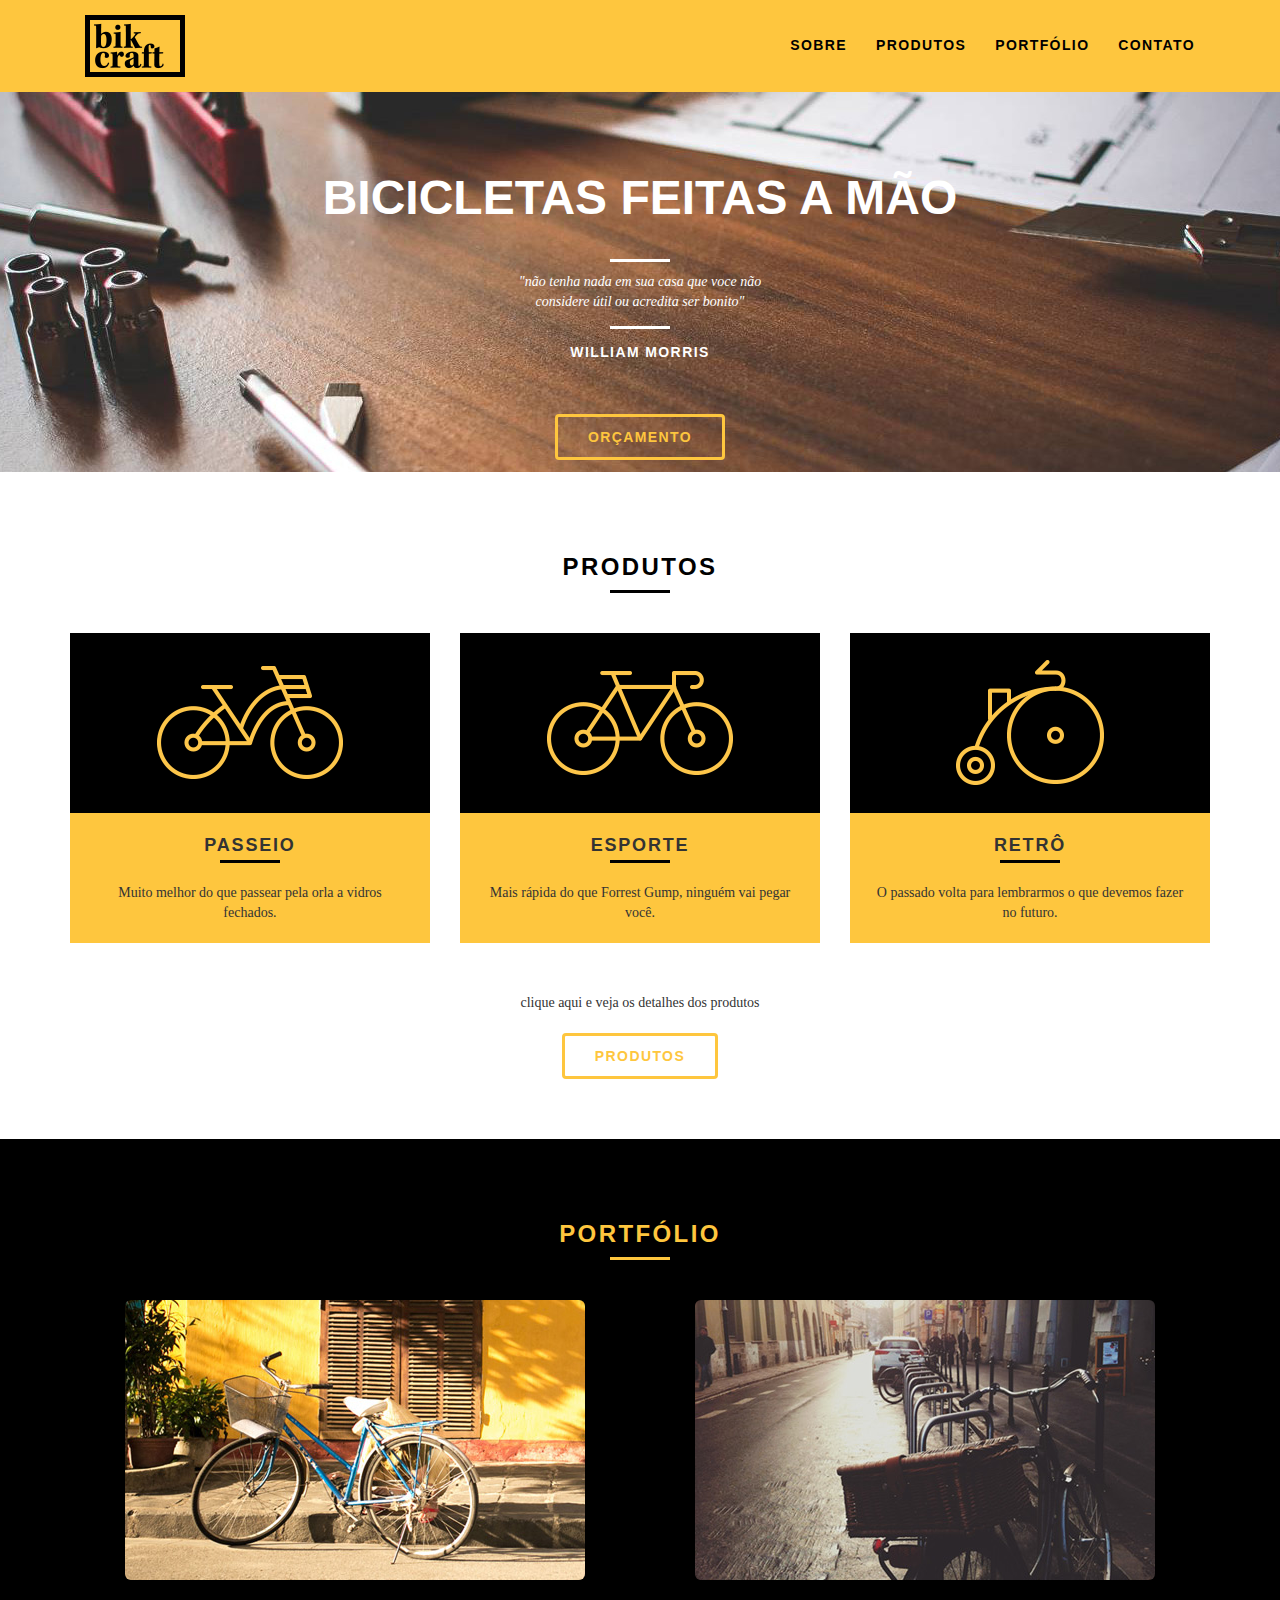
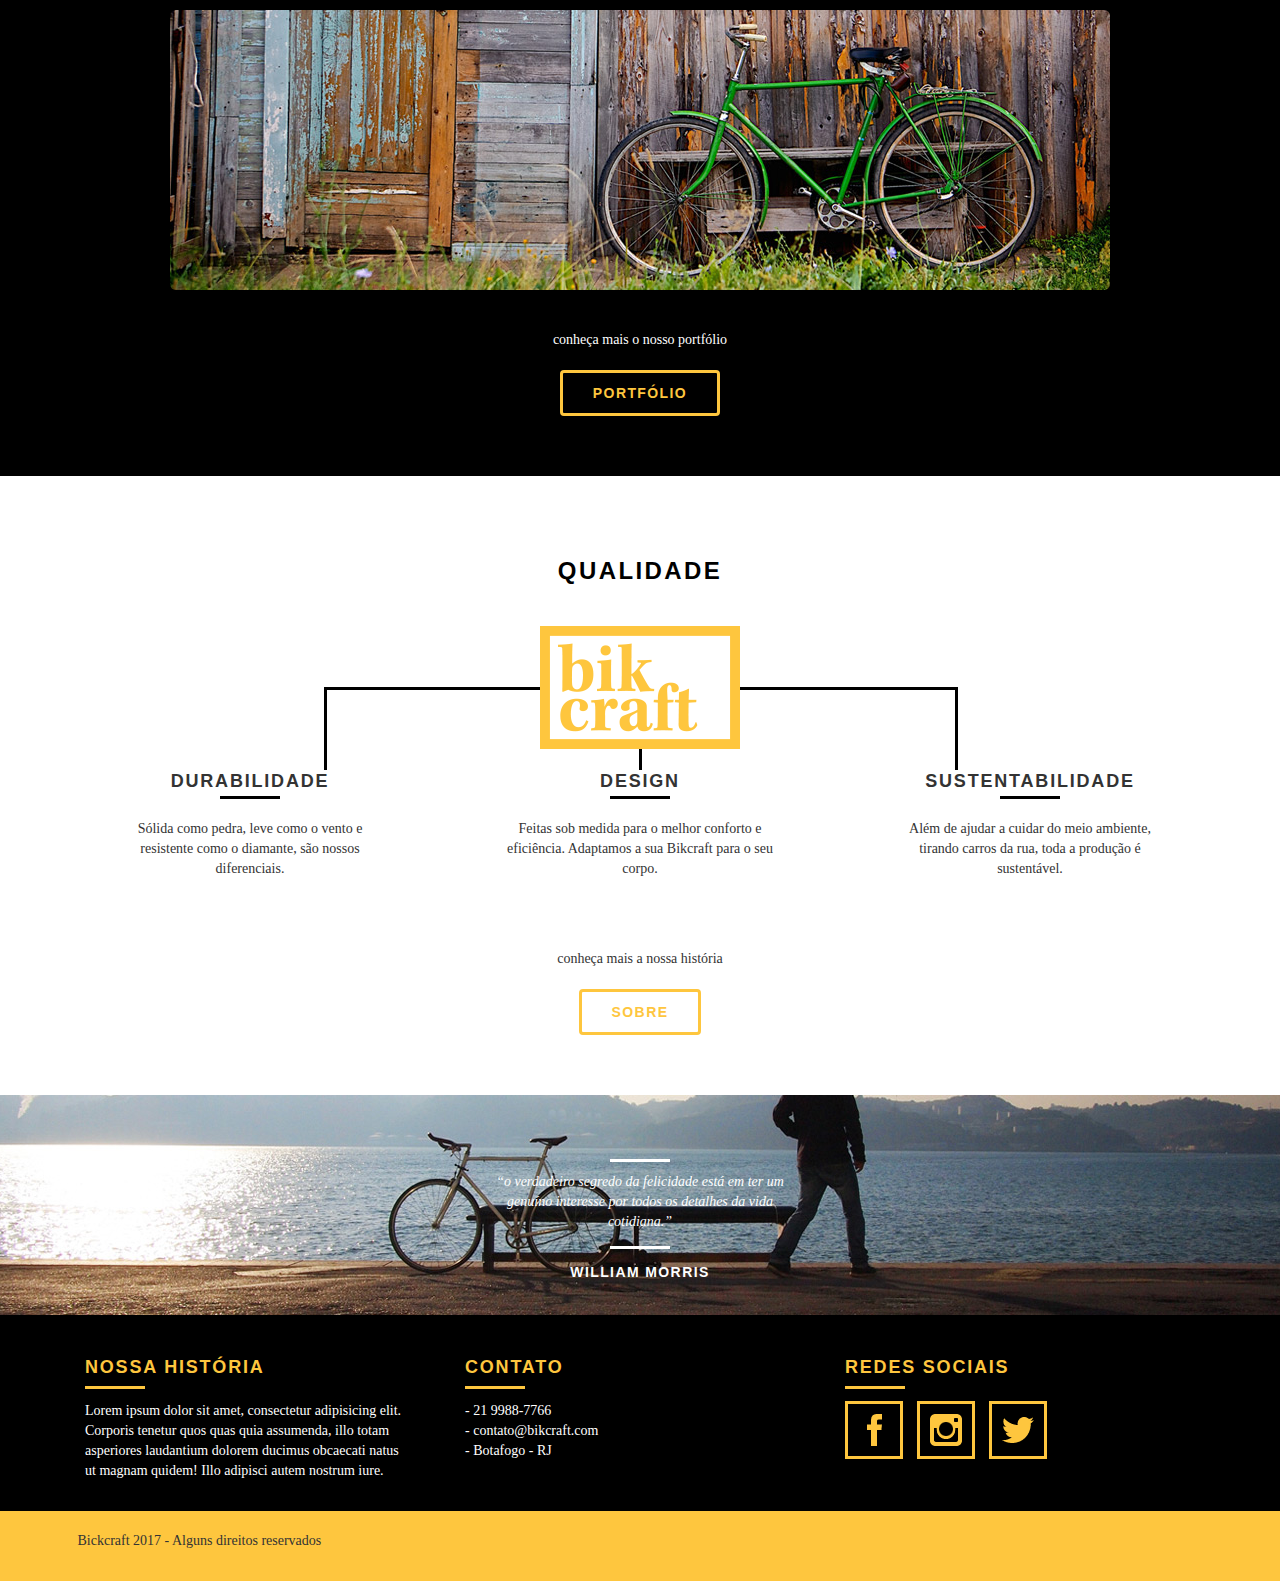
<file: bikcraft/index.html>
<!DOCTYPE html>
<html lang="pt-br">
<head>
	<meta charset="utf-8">
	<meta http-equiv="X-UA-Compatible" content="IE=edge">
    <meta name="viewport" content="width=device-width, initial-scale=1.0">
	<title>bik craft</title>
	<link rel="shortcut icon" href="favicon.ico">
	<link rel="stylesheet" href="css/reset.css">
	<link rel="stylesheet" href="css/bootstrap.min.css">
	<link rel="stylesheet" href="css/animate.css">
	<link rel="stylesheet" href="css/styles.css">
	<link rel="stylesheet" href="css/responsivo.css">
	<link href="https://maxcdn.bootstrapcdn.com/font-awesome/4.7.0/css/font-awesome.min.css" rel="stylesheet" integrity="sha384-wvfXpqpZZVQGK6TAh5PVlGOfQNHSoD2xbE+QkPxCAFlNEevoEH3Sl0sibVcOQVnN" crossorigin="anonymous">
	<script src="js/animacao.js"></script>
</head>
<body>
	<header class="header">
		<div class="container">
			<a href="index.html" class="col-md-4 col-sm-4 col-xs-12">
				<img src="img/bikcraft.png" alt="Logo marca Bikcraft">
			</a>
			<nav class="col-md-8 col-sm-8 col-xs-12 header_menu">
				<ul>
					<li><a href="sobre.html">Sobre</a></li>
					<li><a href="produtos.html">Produtos</a></li>
					<li><a href="portfolio.html">Portfólio</a></li>
					<li class="contato"><a href="contato.html">Contato</a></li>
				</ul>				
			</nav>

		</div>
	</header>
	
	<section class="row introducao">
		<div class="container animated fadeInDown">
			<h1>Bicicletas Feitas a Mão</h1>
			<blockquote class="quote-externo">
				<p>"não tenha nada em sua casa que voce
				não considere útil ou acredita ser bonito"</p>
				<cite>WILLIAM MORRIS</cite>
			</blockquote>
			<a href="produtos.html" class="btn botao">Orçamento</a>
		</div>
	</section>

	<section class="container produtos animated fadeInDown">
		<h2 class="subtitulo">Produtos</h2>
		<ul class="produtos_lista">
			<li class="col-md-4 col-sm-4 col-xs-12">
				<div class="produtos_lista_icone animar-interno1">
					<div class="produtos_icone">
						<img src="img/produtos/passeio.png" alt="Bicicleta Passeio">
					</div>
					<h3>Passeio</h3>
					<p>Muito melhor do que passear pela orla a vidros fechados.</p>
				</div>
			</li>
			<li class="col-md-4 col-sm-4 col-xs-12">
				<div class="produtos_lista_icone animar-interno2">
					<div class="produtos_icone">
						<img src="img/produtos/esporte.png" alt="Bicicleta Esporte">
					</div>
					<h3>Esporte</h3>
					<p>Mais rápida do que Forrest Gump, ninguém vai pegar você.</p>
				</div>	
			</li>
			<li class="col-md-4 col-sm-4 col-xs-12">
				<div class="produtos_lista_icone animar-interno3">
					<div class="produtos_icone">
						<img src="img/produtos/retro.png" alt="Bicicleta Retrô">
					</div>
					<h3>Retrô</h3>
					<p>O passado volta para lembrarmos o que devemos fazer no futuro.</p>
				</div>	
			</li>
		</ul>
		<div class="call">
			<p>clique aqui e veja os detalhes dos produtos</p>
			<a href="produtos.html" class="btn botao botao-preto">Produtos</a>
		</div>
	</section>	
	<section class="row portfolio">
		<div class="container">
			<h2 class="subtitulo">Portfólio</h2>
				<div class="portfolio_lista">
					<div class="col-md-6 col-sm-6 col-xs-12">
						<img src="img/portfolio/passeio.jpg" class="img-rounded" 
						alt="Bicicleta Passeio">
					</div>
					<div class="col-md-6 col-sm-6 col-xs-12">
						<img src="img/portfolio/retro.jpg" class="img-rounded"	
						alt="Bicicleta Retrô">
					</div>
					<div class="col-md-12 col-sm-12 col-xs-12">
						<img src="img/portfolio/esporte.jpg" class="img-rounded" 
						alt="Bicicleta Esporte">
					</div>	
				</div>	
			<div class="call">
				<p>conheça mais o nosso portfólio</p>
				<a href="portfolio.html" class="btn botao">Portfólio</a>
			</div>
		</div>
	</section>
	<section class="qualidade container">
		<h2 class="subtitulo">Qualidade</h2>
		<img src="img/bikcraft-qualidade.png" alt="Bikcraft">
		<!-- ul.qualidade_lista>li.col-md-6*3>h3+p -->
		<ul class="qualidade_lista">
			<li class="col-md-4">
				<h3>Durabilidade</h3>
				<p>Sólida como pedra, leve como o vento e resistente como o diamante, são nossos diferenciais.</p>
			</li>
			<li class="col-md-4">
				<h3>Design</h3>
				<p>Feitas sob medida para o melhor conforto e eficiência. Adaptamos a sua Bikcraft para o seu corpo.</p>
			</li>
			<li class="col-md-4">
				<h3>Sustentabilidade</h3>
				<p>Além de ajudar a cuidar do meio ambiente, tirando carros da rua, toda a produção é sustentável.</p>
			</li>
		</ul>
			<div class="call">
				<p>conheça mais a nossa história</p>
				<a href="sobre.html" class="btn botao botao-preto">Sobre</a>
			</div>
	</section>

	<div class="quebra">
		<blockquote class="quote-externo container">
			<p>“o verdadeiro segredo da felicidade está em ter um genuíno interesse por todos os detalhes da vida cotidiana.”</p>
			<cite>WILLIAM MORRIS</cite>
		</blockquote>
	</div>

	<footer>
		<div class="footer">
			<div class="container">
				<div class="footer_historia col-md-4">
					<h3>Nossa História</h3>
					<p>Lorem ipsum dolor sit amet, consectetur adipisicing elit. Corporis tenetur quos quas quia assumenda, illo totam asperiores laudantium dolorem ducimus obcaecati natus ut magnam quidem! Illo adipisci autem nostrum iure.</p>
				</div>
				<div class="footer_contato col-md-4">
					<h3>Contato</h3>
					<ul>
						<li>- 21 9988-7766</li>
						<li>- contato@bikcraft.com</li>
						<li>- Botafogo - RJ</li>
					</ul>
				</div>
				<div class="footer_redes col-md-4">
					<h3>Redes Sociais</h3>
					<!-- ul>li*3>a>img -->
					<ul>
						<li><a href="#"><img src="img/redes-sociais/facebook.png" 
							alt="Facebook"></a></li>
						<li><a href="#"><img src="img/redes-sociais/instagram.png" 
							alt="Instagram"></a></li>
						<li><a href="#"><img src="img/redes-sociais/twitter.png" 
							alt="Twitter"></a></li>
					</ul>
				</div>
			</div>
		</div>
		<div class="copy">
			<div class="container">
				<p>Bickcraft 2017 - Alguns direitos reservados</p>
			</div>
		</div>
	</footer>
<script src="https://ajax.googleapis.com/ajax/libs/jquery/1.12.4/jquery.min.js"></script>	
</body>
</html>
</file>
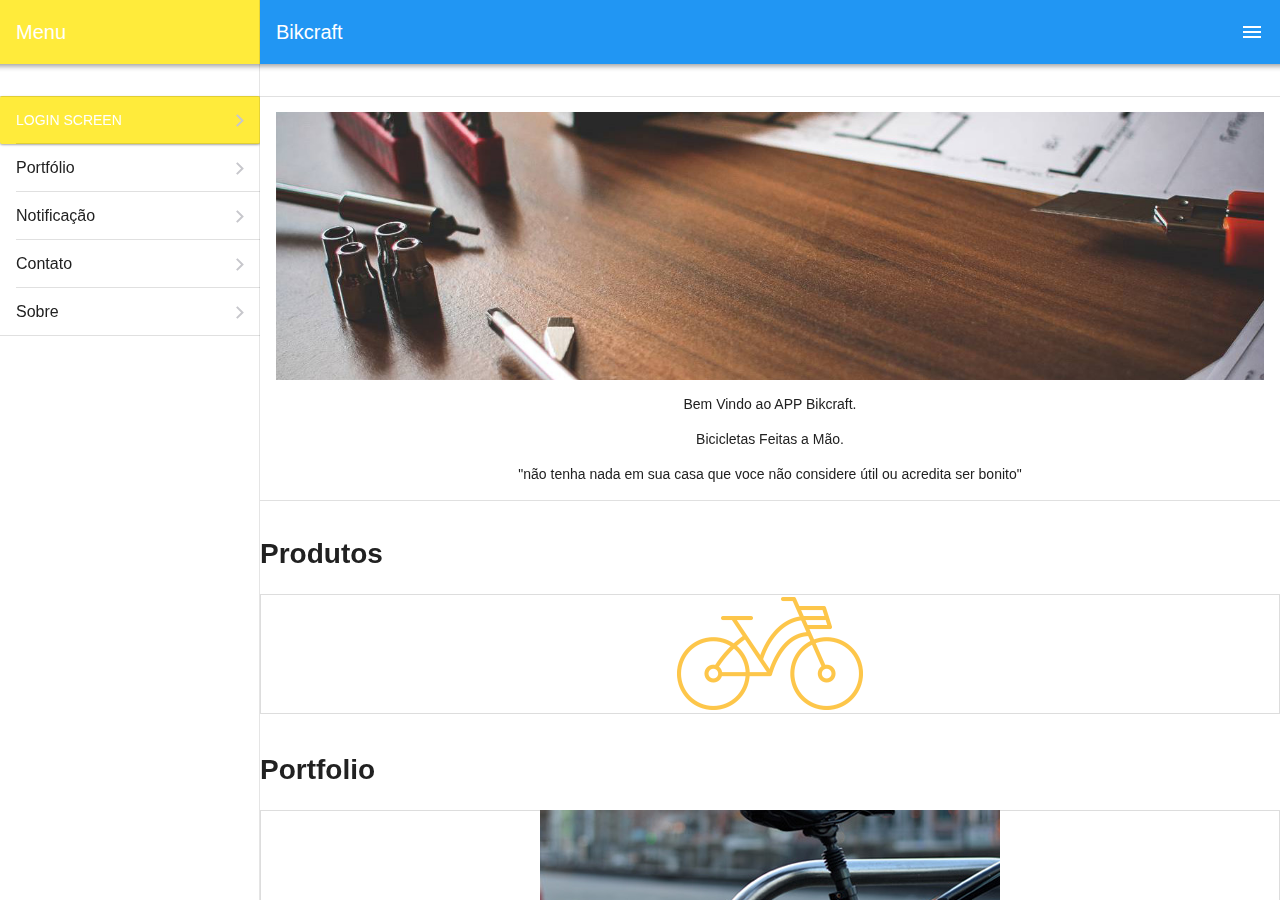
<file: platforms/browser/www/index.html>
<!DOCTYPE html>
<html>
<head>

    <meta http-equiv="Content-Security-Policy" content="default-src 'self' data: gap: https://ssl.gstatic.com 'unsafe-eval'; style-src 'self' 'unsafe-inline'; media-src *">

    <!-- Required meta tags-->
    <meta charset="utf-8">
    <meta name="viewport" content="width=device-width, initial-scale=1, maximum-scale=1, minimum-scale=1, user-scalable=no, minimal-ui">
    <meta name="apple-mobile-web-app-capable" content="yes">
    <meta name="apple-mobile-web-app-status-bar-style" content="black">
    <meta name="format-detection" content="telephone=no">
    <meta name="msapplication-tap-highlight" content="no">

    <!-- Your app title -->
    <title>Bikcraft</title>

    <link rel="stylesheet" href="framework7/css/framework7.min.css">
    <link rel="stylesheet" href="css/icons.css">
    <link rel="stylesheet" href="css/app.css">

    </head>

    <body>
    
        <div id="app">
    <!-- Status bar overlay for fullscreen mode-->
    <div class="statusbar"></div>
    <!-- Left panel with reveal effect when hidden -->
    <div class="panel panel-left panel-reveal">
      <div class="view view-left">
        <div class="page color-theme-yellow">
          <div class="navbar">
            <div class="navbar-inner sliding">
              <div class="title">Menu</div>
            </div>
          </div>
          <div class="page-content">
            
            <div class="list links-list">
             
            </div>
            <!-- <div class="block-title">Control Main View</div> -->
            <div class="list links-list">
              <ul>
                <li>
                  <a href="#" class="button button-raised button-fill login-screen-open" data-login-screen="#my-login-screen">Login Screen</a>
                </li>
                <li>
                  <a href="/portfolio/" data-view=".view-main" class="back">Portfólio</a>
                </li>
                <li>
                  <a href="#" data-view=".view-main" class="back">Notificação</a>
                </li>
                <li>
                  <a href="/form/" data-view=".view-main" class="back">Contato</a>
                </li>
                <li>
                  <a href="/sobre/" data-view=".view-main" class="back">Sobre</a>
                </li>
              </ul>
            </div>
          </div>
        </div>
      </div>
    </div>
    <!-- Right panel with cover effect -->
    <!-- <div class="panel panel-right panel-cover theme-dark">
      <div class="view">
        <div class="page">
          <div class="navbar">
            <div class="navbar-inner">
              <div class="title">Right Panel</div>
            </div>
          </div>
          <div class="page-content">
            <div class="block">Right panel content goes here</div>
          </div>
        </div>
      </div>
    </div>
 -->
    <!-- Your main view, should have "view-main" class -->
    <div class="view view-main ios-edges">
      <!-- Page, data-name contains page name which can be used in callbacks -->
      <div class="page" data-name="home">
        <!-- Top Navbar -->
        <div class="navbar">
          <div class="navbar-inner">
            <div class="left">
              <a href="#" class="link icon-only panel-open" data-panel="left">
                <i class="icon f7-icons ios-only">menu</i>
                <i class="icon material-icons md-only">menu</i>
              </a>
            </div>
            <div class="title sliding">Bikcraft</div>
            <div class="right">
              <a href="" class="link icon-only panel-open" data-panel="right">
                <i class="icon f7-icons ios-only">menu</i>
                <i class="icon material-icons md-only">menu</i>
              </a>
            </div>
          </div>
        </div>
        <!-- Toolbar-->
        <!-- <div class="toolbar">
          <div class="toolbar-inner">
            <a href="#" class="link">Left Link</a>
            <a href="#" class="link">Right Link</a>
          </div>
        </div> -->
        <!-- Scrollable page content-->
        <div class="page-content ">
           <div class="block block-strong indexmeio">
            <p> <img data-src="img/bg.jpg" width="1500" height="1500" class="lazy lazy-fade-in demo-lazy"/></p>
            <p class="">Bem Vindo ao APP Bikcraft.</p>
            
         
          
            <p>Bicicletas Feitas a Mão.</p>

            <p>"não tenha nada em sua casa que voce
                não considere útil ou acredita ser bonito"</p>
          
        </div> 
          
        <h1>Produtos</h1>

       <div class="swiper-container swiper-init demo-swiper">
    <div class="swiper-wrapper">
    <div class="swiper-slide"><img src="img/produtos/passeio.png" alt=""></div>
    <div class="swiper-slide"><img src="img/produtos/esporte.png" alt=""></div>
    <div class="swiper-slide"><img src="img/produtos/retro.png" alt=""></div>
    </div>
    </div>

        <h1>Portfolio</h1>

    
         <div data-pagination='{"el": ".swiper-pagination"}' data-space-between="50" class="swiper-container swiper-init demo-swiper">
    <div class="swiper-pagination"></div>
    <div class="swiper-wrapper">
    <div class="swiper-slide"><img src="img/produtos/bikcraft-esporte-2.jpg" alt=""></div>
    <div class="swiper-slide"><img src="img/produtos/bikcraft-passeio-2.jpg" alt=""></div>
    <div class="swiper-slide"><img src="img/produtos/bikcraft-retro-2.jpg" alt=""></div>
    <div class="swiper-slide"><img src="img/produtos/bikcraft-esporte-1.jpg" alt=""></div>
    <div class="swiper-slide"><img src="img/produtos/bikcraft-retro-2.jpg" alt=""></div>
    
    </div>
    </div>
    <div class="block block-strong ">
              <div class="row ">
              <div class="indexmeio">
                <p class="subtitulo">Conheça mais sobre nossos produtos.</p>
                <a href="/portfolio/" class="button button-raised button-fill">Portfolio</a>
            </div>
             </div>
          </div>

            <!-- 
          <div class="block-title">Panels</div>
          <div class="block block-strong">
            <div class="row">
              <div class="col-50">
                <a href="#" class="button button-raised button-fill panel-open" data-panel="left">Left Panel</a>
              </div>
            <!--   <div class="col-50">
                <a href="#" class="button button-raised button-fill panel-open" data-panel="right">Right Panel</a>
              </div>
            </div>
          </div> --> 

          <!-- <div class="block-title searchbar-hide-on-search">Page Loaders & Router</div>
          <div class="list links-list searchbar-hide-on-search">
            <ul>
              <li>
                <a href="/page-loader-template7/vladimir/123/about-me/1/?start=0&end=30#top">Template7 Page</a>
              </li>
              <li>
                <a href="/page-loader-component/vladimir/123/about-me/1/?start=0&end=30#top">Component Page</a>
              </li>
              <li>
                <a href="/load-something-that-doesnt-exist/">Default Route (404)</a>
              </li>
              <li>
                <a href="/request-and-load/user/123456/">Request Data & Load</a>
              </li>
            </ul>
          </div> -->
        </div>
      </div>
    </div>

    <!-- Popup -->
    <div class="popup" id="my-popup">
      <div class="view">
        <div class="page">
          <div class="navbar">
            <div class="navbar-inner">
              <div class="title">Popup</div>
              <div class="right">
                <a href="#" class="link popup-close">Close</a>
              </div>
            </div>
          </div>
          <div class="page-content">
            <div class="block">
              <p>Popup content goes here.</p>
            </div>
          </div>
        </div>
      </div>
    </div>

    <!-- Login Screen -->
    <div class="login-screen" id="my-login-screen">
      <div class="view">
        <div class="page">
          <div class="page-content login-screen-content">
            <div class="login-screen-title">Login</div>
            <div class="list">
              <ul>
                <li class="item-content item-input">
                  <div class="item-inner">
                    <div class="item-title item-label">Username</div>
                    <div class="item-input-wrap">
                      <input type="email" name="email" placeholder="Your email">
                    </div>
                  </div>
                </li>
                <li class="item-content item-input">
                  <div class="item-inner">
                    <div class="item-title item-label">Password</div>
                    <div class="item-input-wrap">
                      <input type="password" name="password" placeholder="Your password">
                    </div>
                  </div>
                </li>
              </ul>
            </div>
            <div class="list">
              <ul>
                <li>
                  <a href="#" class="item-link list-button login-button">Sign In</a>
                </li>
                <li>
                  <a href="#" class="item-link list-button login-button">Sign Up</a>
                </li>
                <li>
                  <a href="#" class="item-link list-button login-button">Logoff</a>
                </li>
              </ul>
              <div class="block-footer">Some text about login information.<br>Click "Sign In" to close Login Screen</div>
            </div>
          </div>
        </div>
      </div>
    </div>
  </div>
  




  <script src="framework7/js/framework7.min.js"></script>

  <!-- App routes -->
  <script src="js/routes.js"></script>

  <!-- Your custom app scripts -->
  <script src="js/app.js"></script>
   <script src="js/firebaseapp.js"></script>
    <script type="text/javascript" src="cordova.js"></script>
    <!-- <script type="text/javascript" src="lib/framework7/js/framework7.min.js"></script>
    <script type="text/javascript" src="js/my-app.js"></script> -->
    </body>

    </html>
</file>
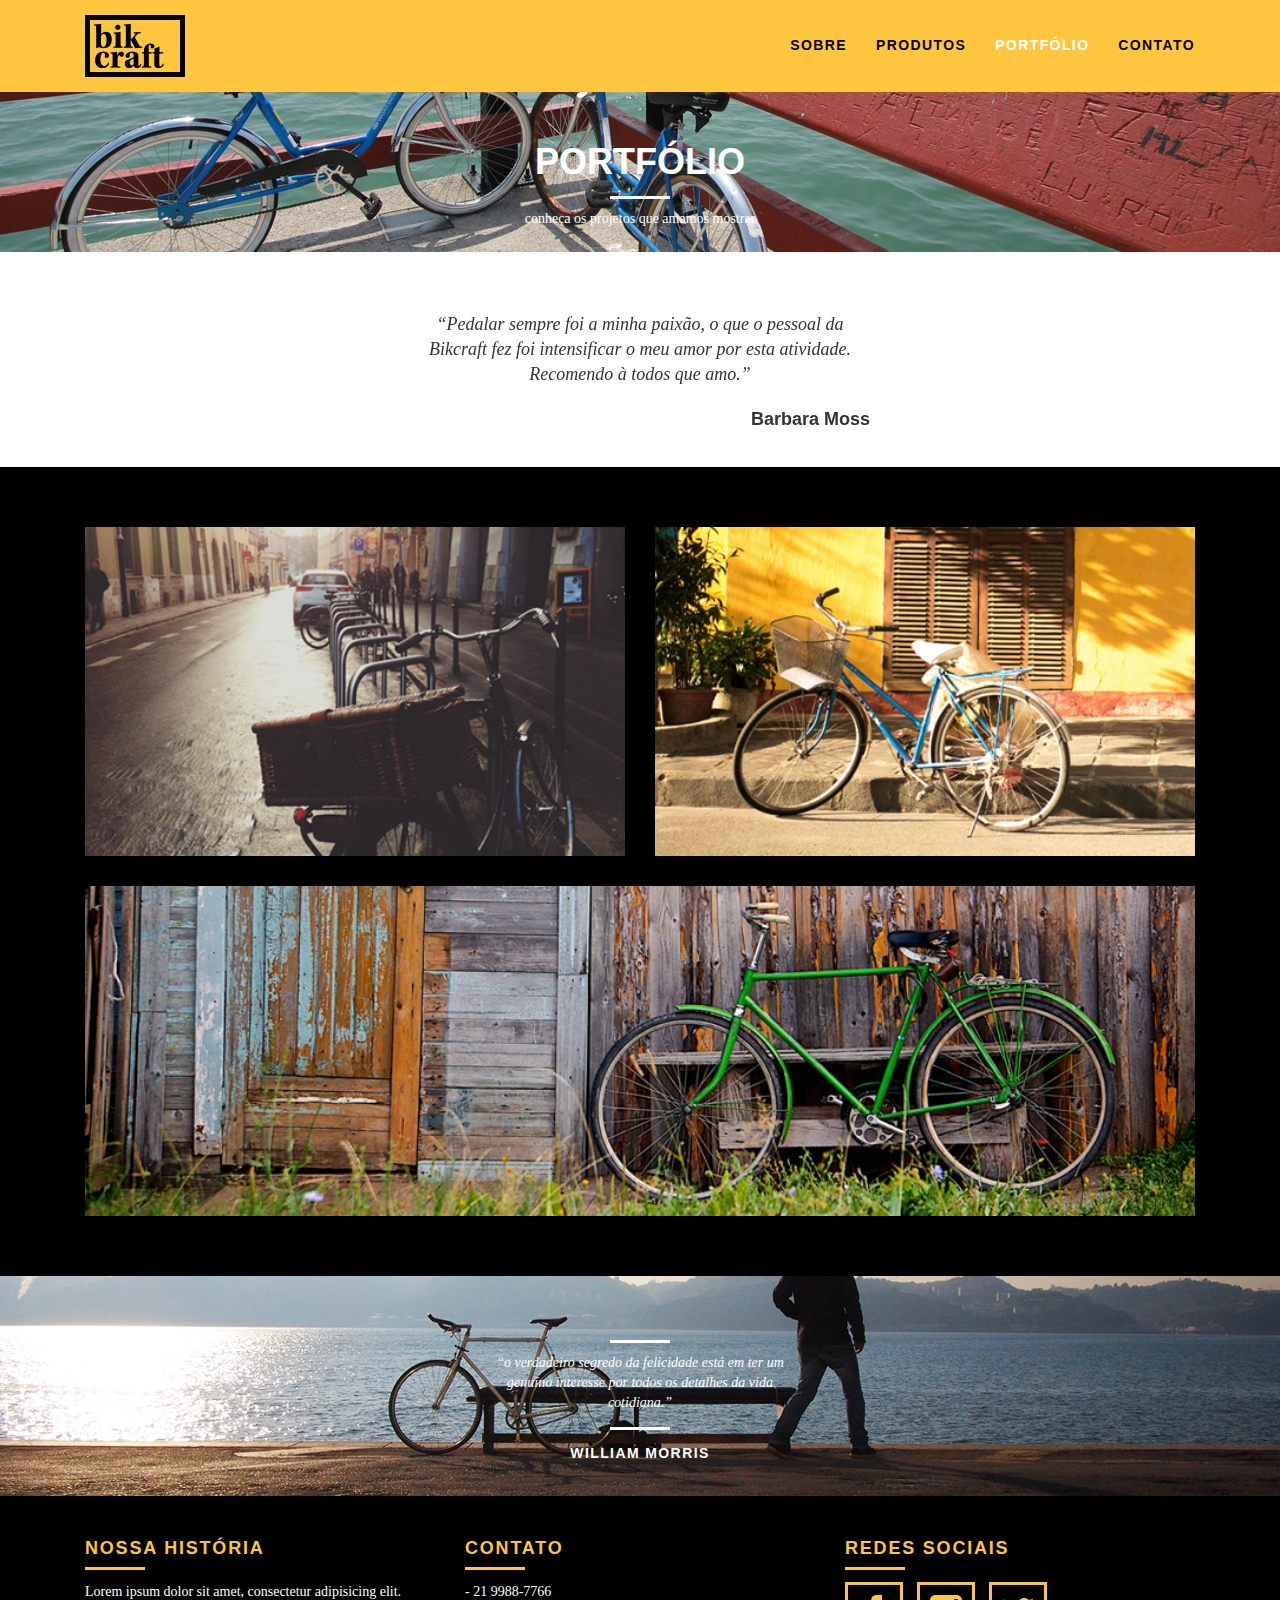
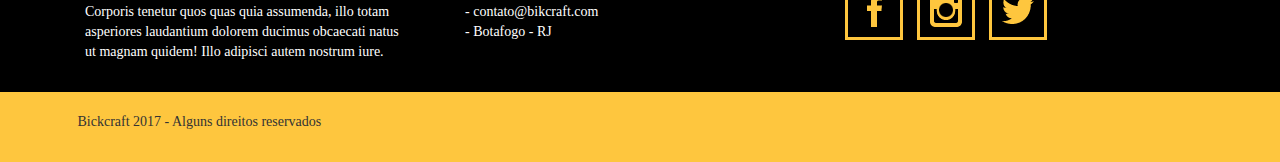
<file: bikcraft/portfolio.html>
<!DOCTYPE html>
<html lang="pt-br">
<head>
	<meta charset="utf-8">
	<meta http-equiv="X-UA-Compatible" content="IE=edge">
    <meta name="viewport" content="width=device-width, initial-scale=1.0">
	<title>bik craft</title>
	<link rel="shortcut icon" href="favicon.ico">
	<link rel="stylesheet" href="css/reset.css">
	<link rel="stylesheet" href="css/bootstrap.min.css">
	<link rel="stylesheet" href="css/animate.css">
	<link rel="stylesheet" href="css/styles.css">
	<link rel="stylesheet" href="css/responsivo.css">
	<link rel="stylesheet" href="css/responsiveslides.css">
	
</head>
<body>
	<header class="header">
		<div class="container">
			<a href="index.html" class="col-md-4 col-sm-4 col-xs-12">
				<img src="img/bikcraft.png" alt="Logo marca Bikcraft">
			</a>
			<nav class="col-md-8 col-sm-8 col-xs-12 header_menu">
				<ul>
					<li><a href="sobre.html">Sobre</a></li>
					<li><a href="produtos.html">Produtos</a></li>
					<li><a href="portfolio.html" class="menu_ativo">Portfólio</a></li>
					<li><a href="contato.html">Contato</a></li>
				</ul>				
			</nav>

		</div>
	</header>

	<section class="introducao-interna interna_portfolio">
			<div class="container">
				<h1>Portfólio</h1>
				<p>conheça os projetos que amamos mostrar</p>
			</div>
	</section>

		<section class="container animar-interno">
			<ul class="rslides">
				<li>
					<blockquote class="quote_clientes">
						<p>“Pedalar sempre foi a minha paixão, o que o pessoal da Bikcraft fez foi intensificar o meu amor por esta atividade. Recomendo à todos que amo.”</p>
						<cite>Barbara Moss</cite>
					</blockquote>
				</li>

				<li>
					<blockquote class="quote_clientes">
						<p>“Nada melhor do que dar um rolê com a minha Bikcraft na orla. Essa é a minha companheira mais fiel, nunca me traiu e está sempre a minha disposição.”</p>
						<cite>Jhony Rato</cite>
					</blockquote>
				</li>

				<li>
					<blockquote class="quote_clientes">
						<p>“Aqueles que ainda não possuem uma Bikcraft, não sabem o que estão perdendo. A precisão é absurda e a velocidade transcendental. Nunca vida nada igual.”</p>
						<cite>Bernardo</cite>
					</blockquote>
				</li>
			</ul>
		</section>

		<section class="portfolio">
			<div class="container">
				<ul class="portfolio_lista rslides_portfolio">

					<li>
						<div class="col-md-6"><img src="img/portfolio/retro.jpg" alt="Bicicleta Retrô"></div>
						<div class="col-md-6"><img src="img/portfolio/passeio.jpg" alt="Bicicleta Passeio"></div>
						<div class="col-md-12"><img src="img/portfolio/esporte.jpg" alt="Bicicleta Esporte"></div>
					</li>

					<li>
						<div class="col-md-6"><img src="img/portfolio/passeio.jpg" alt="Bicicleta Passeio"></div>
						<div class="col-md-6"><img src="img/portfolio/retro.jpg" alt="Bicicleta Retrô"></div>
						<div class="col-md-12"><img src="img/portfolio/esporte.jpg" alt="Bicicleta Esporte"></div>
					</li>

				</ul>
			</div>
		</section>
	
		<div class="quebra">
			<blockquote class="quote-externo container">
				<p>“o verdadeiro segredo da felicidade está em ter um genuíno interesse por todos os detalhes da vida cotidiana.”</p>
				<cite>WILLIAM MORRIS</cite>
			</blockquote>
		</div>
			
	<!-- Rodopé -->
	<footer>
		<div class="footer">
			<div class="container">
				<div class="footer_historia col-md-4">
					<h3>Nossa História</h3>
					<p>Lorem ipsum dolor sit amet, consectetur adipisicing elit. Corporis tenetur quos quas quia assumenda, illo totam asperiores laudantium dolorem ducimus obcaecati natus ut magnam quidem! Illo adipisci autem nostrum iure.</p>
				</div>
				<div class="footer_contato col-md-4">
					<h3>Contato</h3>
					<ul>
						<li>- 21 9988-7766</li>
						<li>- contato@bikcraft.com</li>
						<li>- Botafogo - RJ</li>
					</ul>
				</div>
				<div class="footer_redes col-md-4">
					<h3>Redes Sociais</h3>
					<!-- ul>li*3>a>img -->
					<ul >
						<li><a href="#"><img src="img/redes-sociais/facebook.png" 
							alt="Facebook"></a></li>
						<li><a href="#"><img src="img/redes-sociais/instagram.png" 
							alt="Instagram"></a></li>
						<li><a href="#"><img src="img/redes-sociais/twitter.png" 
							alt="Twitter"></a></li>
					</ul>
				</div>
			</div>
		</div>
		<div class="copy">
			<div class="container">
				<p>Bickcraft 2017 - Alguns direitos reservados</p>
			</div>
		</div>
	</footer>
	<!-- Fim do Rodapé -->
<script src="https://ajax.googleapis.com/ajax/libs/jquery/1.12.4/jquery.min.js"></script>	
<script src="js/responsiveslides.min.js"></script>
<script src="js/main.js"></script>

</body>
</html>
</file>
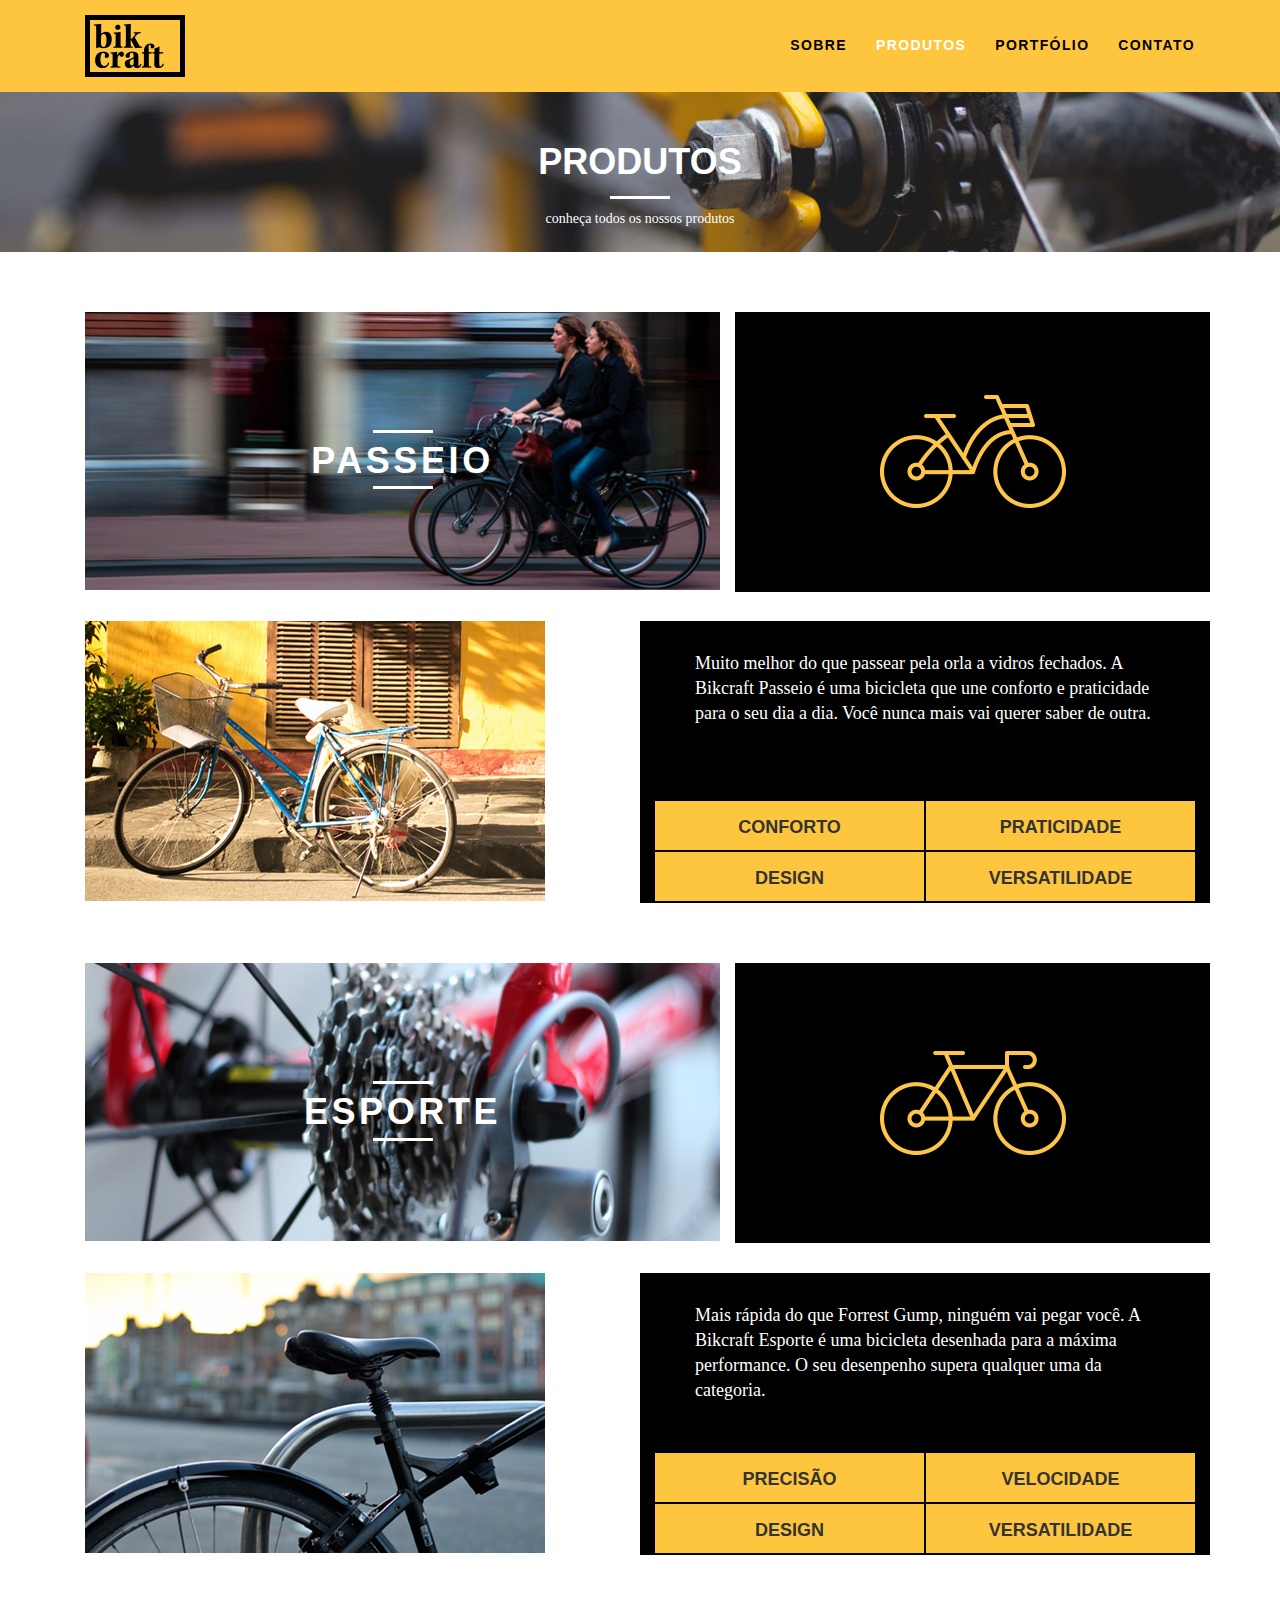
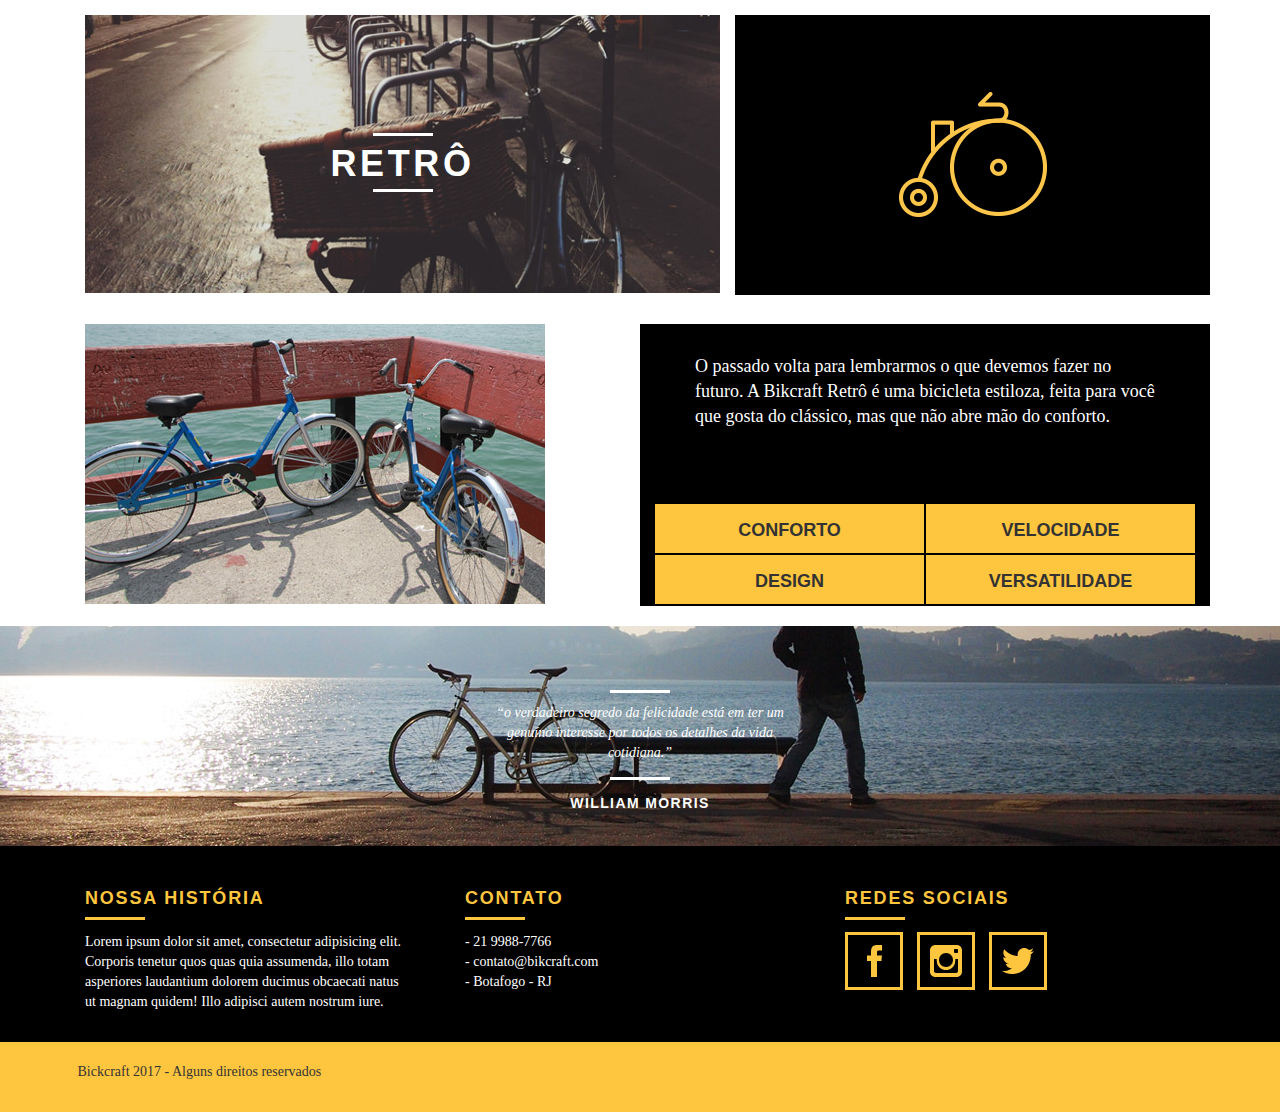
<file: bikcraft/produtos.html>
<!DOCTYPE html>
<html lang="pt-br">
<head>
	<meta charset="utf-8">
	<meta http-equiv="X-UA-Compatible" content="IE=edge">
    <meta name="viewport" content="width=device-width, initial-scale=1.0">
	<title>bik craft</title>
	<link rel="shortcut icon" href="favicon.ico">
	<link rel="stylesheet" href="css/reset.css">
	<link rel="stylesheet" href="css/bootstrap.min.css">
	<link rel="stylesheet" href="css/animate.css">
	<link rel="stylesheet" href="css/styles.css">
	<link rel="stylesheet" href="css/responsivo.css">
	
	<script src="js/animacao.js"></script>
</head>
<body>
	<header class="header">
		<div class="container">
			<a href="index.html" class="col-md-4 col-sm-4 col-xs-12">
				<img src="img/bikcraft.png" alt="Logo marca Bikcraft">
			</a>
			<nav class="col-md-8 col-sm-8 col-xs-12 header_menu">
				<ul>
					<li><a href="sobre.html">Sobre</a></li>
					<li><a href="produtos.html" class="menu_ativo">Produtos</a></li>
					<li><a href="portfolio.html">Portfólio</a></li>
					<li><a href="contato.html">Contato</a></li>
				</ul>				
			</nav>

		</div>
	</header>

	<section class="introducao-interna interna_produtos">
		<div class="container">
			<h1>Produtos</h1>
			<p>conheça todos os nossos produtos</p>
		</div>
	</section>

	<!-- PASSEIO -->
	<section class="container produto_item animar-interno">
			<div class="col-md-7">
				<img src="img/produtos/bikcraft-passeio-1.jpg" alt="Bikcraft Passeio">
				<h2>Passeio</h2>
			</div>
			<div class="col-md-5 produto_icone"><img src="img/produtos/passeio.png" alt="Icone Passeio"></div>
			<div class="col-md-6"><img src="img/produtos/bikcraft-passeio-2.jpg" alt="Bikcraft Passeio"></div>
			<div class="col-md-6 produto_info">
				<p>Muito melhor do que passear pela orla a vidros fechados. A Bikcraft Passeio é uma bicicleta que une conforto e praticidade para o seu dia a dia. Você nunca mais vai querer saber de outra.</p>
				<ul>
					<li>Conforto</li>
					<li>Praticidade</li>
					<li>Design</li>
					<li>Versatilidade</li>
				</ul>
			</div>
	</section>

	<section class="container produto_item">
		<div class="col-md-7">
			<img src="img/produtos/bikcraft-esporte-1.jpg" alt="Bikcraft Esporte">
			<h2>Esporte</h2>
		</div>
		<div class="col-md-5 produto_icone"><img src="img/produtos/esporte.png" alt="Icone Esporte"></div>
		<div class="col-md-6"><img src="img/produtos/bikcraft-esporte-2.jpg" alt="Bikcraft Esporte"></div>
		<div class="col-md-6 produto_info">
			<p>Mais rápida do que Forrest Gump, ninguém vai pegar você. A Bikcraft Esporte é uma bicicleta desenhada para a máxima performance. O seu desenpenho supera qualquer uma da categoria.</p>
			<ul>
				<li>Precisão</li>
				<li>Velocidade</li>
				<li>Design</li>
				<li>Versatilidade</li>
			</ul>
		</div>
	</section>

	<section class="container produto_item">
		<div class="col-md-7">
			<img src="img/produtos/bikcraft-retro-1.jpg" alt="Bikcraft Retrô">
			<h2>Retrô</h2>
		</div>
		<div class="col-md-5 produto_icone"><img src="img/produtos/retro.png" alt="Icone Retrô"></div>
		<div class="col-md-6"><img src="img/produtos/bikcraft-retro-2.jpg" alt="Bikcraft Retrô"></div>
		<div class="col-md-6 produto_info">
			<p>O passado volta para lembrarmos o que devemos fazer no futuro. A Bikcraft Retrô é uma bicicleta estiloza, feita para você que gosta do clássico, mas que não abre mão do conforto.</p>
			<ul>
				<li>Conforto</li>
				<li>Velocidade</li>
				<li>Design</li>
				<li>Versatilidade</li>
			</ul>
		</div>
	</section>

	<div class="quebra-produtos">
		<blockquote class="quote-externo container">
			<p>“o verdadeiro segredo da felicidade está em ter um genuíno interesse por todos os detalhes da vida cotidiana.”</p>
			<cite>WILLIAM MORRIS</cite>
		</blockquote>
	</div>

	<!-- Rodopé -->
	<footer>
		<div class="footer">
			<div class="container">
				<div class="footer_historia col-md-4">
					<h3>Nossa História</h3>
					<p>Lorem ipsum dolor sit amet, consectetur adipisicing elit. Corporis tenetur quos quas quia assumenda, illo totam asperiores laudantium dolorem ducimus obcaecati natus ut magnam quidem! Illo adipisci autem nostrum iure.</p>
				</div>
				<div class="footer_contato col-md-4">
					<h3>Contato</h3>
					<ul>
						<li>- 21 9988-7766</li>
						<li>- contato@bikcraft.com</li>
						<li>- Botafogo - RJ</li>
					</ul>
				</div>
				<div class="footer_redes col-md-4">
					<h3>Redes Sociais</h3>
					<!-- ul>li*3>a>img -->
					<ul >
						<li><a href="#"><img src="img/redes-sociais/facebook.png" 
							alt="Facebook"></a></li>
						<li><a href="#"><img src="img/redes-sociais/instagram.png" 
							alt="Instagram"></a></li>
						<li><a href="#"><img src="img/redes-sociais/twitter.png" 
							alt="Twitter"></a></li>
					</ul>
				</div>
			</div>
		</div>
		<div class="copy">
			<div class="container">
				<p>Bickcraft 2017 - Alguns direitos reservados</p>
			</div>
		</div>
	</footer>
	<!-- Fim do Rodapé -->
<script src="https://ajax.googleapis.com/ajax/libs/jquery/1.12.4/jquery.min.js"></script>	
</body>
</html>
</file>
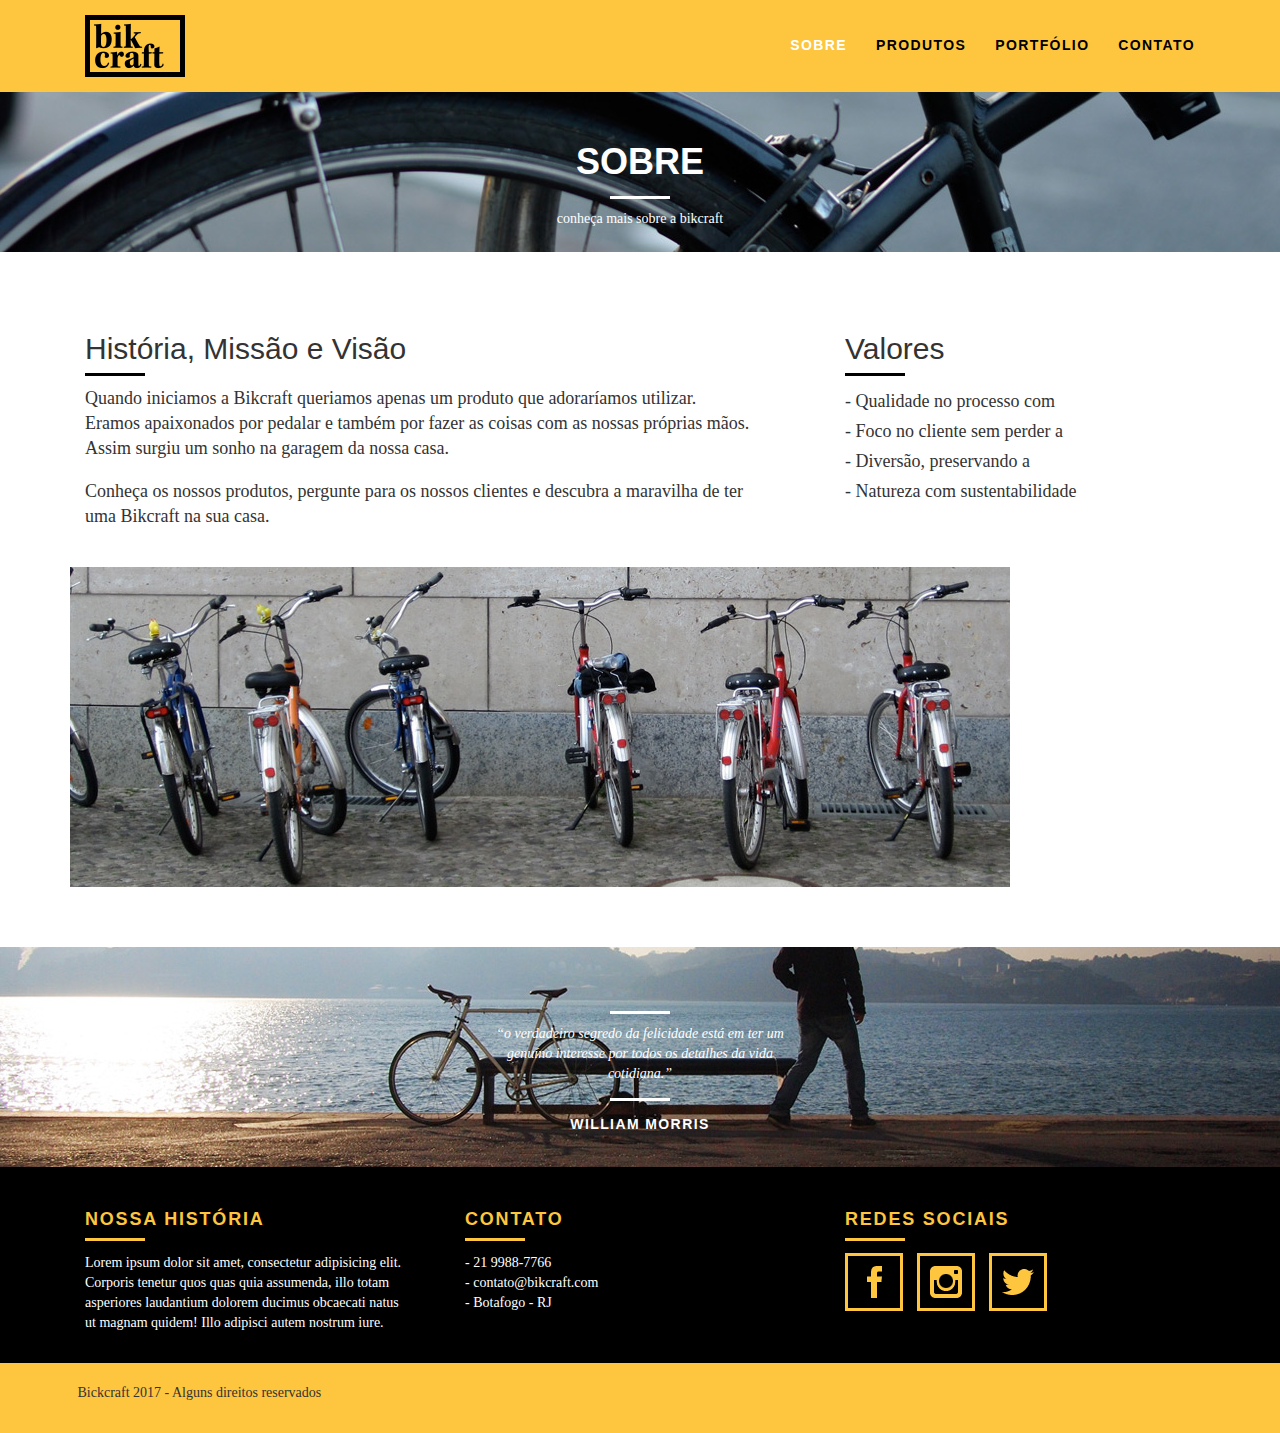
<file: bikcraft/sobre.html>
<!DOCTYPE html>
<html lang="pt-br">
<head>
	<meta charset="utf-8">
	<meta http-equiv="X-UA-Compatible" content="IE=edge">
    <meta name="viewport" content="width=device-width, initial-scale=1.0">
	<title>bik craft</title>
	<link rel="shortcut icon" href="favicon.ico">
	<link rel="stylesheet" href="css/reset.css">
	<link rel="stylesheet" href="css/bootstrap.min.css">
	<link rel="stylesheet" href="css/animate.css">
	<link rel="stylesheet" href="css/styles.css">
	<link rel="stylesheet" href="css/responsivo.css">
	
	<script src="js/animacao.js"></script>
</head>
<body>
	<header class="header">
		<div class="container">
			<a href="index.html" class="col-md-4 col-sm-4 col-xs-12">
				<img src="img/bikcraft.png" alt="Logo marca Bikcraft">
			</a>
			<nav class="col-md-8 col-sm-8 col-xs-12 header_menu">
				<ul>
					<li><a href="sobre.html" class="menu_ativo">Sobre</a></li>
					<li><a href="produtos.html">Produtos</a></li>
					<li><a href="portfolio.html">Portfólio</a></li>
					<li><a href="contato.html">Contato</a></li>
				</ul>				
			</nav>

		</div>
	</header>

		<section class="introducao-interna interna_sobre">
			<div class="container">
				<h1>Sobre</h1>
				<p>conheça mais sobre a bikcraft</p>
			</div>
		</section>

		<section class="missao_sobre container animar-interno">
			<div class="col-md-8">
				<h2 class="subtitulo-interno">História, Missão e Visão</h2>
				<p>Quando iniciamos a Bikcraft queriamos apenas um produto que adoraríamos utilizar. Eramos apaixonados por pedalar e também por fazer as coisas com as nossas próprias mãos. Assim surgiu um sonho na garagem da nossa casa.</p>
				<p>Conheça os nossos produtos, pergunte para os nossos clientes e descubra a maravilha de ter uma Bikcraft na sua casa.</p>
			</div>
			<div class="col-md-4">
				<h2 class="subtitulo-interno">Valores</h2>
				<ul>
					<li>- Qualidade no processo com</li>
					<li>- Foco no cliente sem perder a</li>
					<li>- Diversão, preservando a</li>
					<li>- Natureza com sustentabilidade</li>
				</ul>
			</div>

			<div class="col-md-12 foto-equipe">
				<img src="img/equipe-bikcraft.jpg" alt="Equipe Bikcraft">
			</div>

		</section>
	

	<div class="quebra">
		<blockquote class="quote-externo container">
			<p>“o verdadeiro segredo da felicidade está em ter um genuíno interesse por todos os detalhes da vida cotidiana.”</p>
			<cite>WILLIAM MORRIS</cite>
		</blockquote>
	</div>

	<!-- Rodopé -->
	<footer>
		<div class="footer">
			<div class="container">
				<div class="footer_historia col-md-4">
					<h3>Nossa História</h3>
					<p>Lorem ipsum dolor sit amet, consectetur adipisicing elit. Corporis tenetur quos quas quia assumenda, illo totam asperiores laudantium dolorem ducimus obcaecati natus ut magnam quidem! Illo adipisci autem nostrum iure.</p>
				</div>
				<div class="footer_contato col-md-4">
					<h3>Contato</h3>
					<ul>
						<li>- 21 9988-7766</li>
						<li>- contato@bikcraft.com</li>
						<li>- Botafogo - RJ</li>
					</ul>
				</div>
				<div class="footer_redes col-md-4">
					<h3>Redes Sociais</h3>
					<!-- ul>li*3>a>img -->
					<ul >
						<li><a href="#"><img src="img/redes-sociais/facebook.png" 
							alt="Facebook"></a></li>
						<li><a href="#"><img src="img/redes-sociais/instagram.png" 
							alt="Instagram"></a></li>
						<li><a href="#"><img src="img/redes-sociais/twitter.png" 
							alt="Twitter"></a></li>
					</ul>
				</div>
			</div>
		</div>
		<div class="copy">
			<div class="container">
				<p>Bickcraft 2017 - Alguns direitos reservados</p>
			</div>
		</div>
	</footer>
	<!-- Fim do Rodapé -->
<script src="https://ajax.googleapis.com/ajax/libs/jquery/1.12.4/jquery.min.js"></script>	
</body>
</html>
</file>
<file: bikcraft/css/styles.css>
body{
	/* font-family: Arial, Helvetica, sans-serif; */
}
p{
	font-family: Georgia, "Times New Roman", serif;
	font-size: 14px;
	line-height: 20px;
}
img{
	display:block;
	max-width: 100%;
}

.header{
	position:fixed;
	top:0;
	width: 100%;
	background: #fec63e;
	padding: 15px 0;
	z-index: 10;
}
.header_menu {
	text-align: right;
}
.header_menu ul li{
	display:inline-block;
	margin-left: 25px;
	margin-top:20px;
}
.header_menu ul li a{
	color:#000;
	font-weight: bold;
	text-transform: uppercase;
	text-decoration: none;
	letter-spacing: .1em;
	padding: 10px 0;
	transition: all .3s ease;
}
.header_menu ul li a:hover{
	color:#fff;
}
.header_menu ul li a.menu_ativo{
	color:#fff;
}
/* .header_menu ul li.contato:after{
	content:"\F13D";
} */

.introducao{
	height: 380px;
	background: url("../img/bg.jpg") no-repeat center;
	background-size: cover;
	margin-top: 92px;
	padding-top: 60px;
	text-align: center;
}
.introducao h1{
	font-size: 48px;
	color:#fff;
	font-weight: bold;
	text-transform: uppercase;
}

.introducao-interna{
	width: 100%;
    margin-top: 92px;
    height: 160px;
    text-align: center;
    color: #fff;
    padding-top: 30px;
}
.introducao-interna h1{
	font-size: 36px;
	font-weight: 700;
	text-transform: uppercase;
}

.introducao-interna, .sobre-interna{
	width: 100%;
    margin-top: 92px;
    height: 160px;
    text-align: center;
    color: #fff;
    padding-top: 30px;
}
.introducao-interna h1, .sobre-interna h1{
	font-size: 36px;
	font-weight: 700;
	text-transform: uppercase;
}


@media only screen and (max-width: 767px){
	.header {
		position: relative;
		padding-bottom: 0;
	}
	.header img {
		margin: 0 auto 10px;
	}
	.header_menu{
		text-align: center;
	}
	.header_menu ul li {
		margin: 5px;
	}
	.header_menu ul li a {
		border: 4px solid #000;
		width: 136px;
		display: block;
		float: left;
	}
	.introducao {
		margin-top: 0;
		padding-top: 40px;
		background: url(../img/bg-mobile.jpg) no-repeat center;
		background-size: cover;
	}
	.introducao h1 {
		font-size: 36px;
	}
}

.quote-externo{
	max-width: 320px;
	margin: 0 auto;
	margin-bottom: 40px;
	color: #fff;
	border-left:none;
}
.quote-externo cite {
	font-style: normal;
	font-weight: bold;
	font-size: 14px;
	letter-spacing: .1em;
}
.quote-externo p{
	font-style: italic;
}
.quote-externo p:before, .quote-externo p:after, .introducao-interna h1:after{
	content:"";
	display: block;
	width: 60px;
	height: 3px;
	background: #fff;
	margin: 14px auto 10px auto;
}

.subtitulo{
	font-size: 24px;
	line-height: 30px;
	font-weight: bold;
	letter-spacing: .1em;
	color:#000;
	text-transform: uppercase;
	text-align: center;
	margin-bottom:40px;
}
.subtitulo:after{
	content: "";
	display: block;
	width: 60px;
	height: 3px;
	background: #000;
	margin: 8px auto;
}

.subtitulo-interno:after {
    content: "";
    display: block;
    width: 60px;
    height: 3px;
    background: #000;
    margin: 8px 0;
}

/*Produtos*/
.produtos{
	padding:60px 0;
}

.produtos_lista_icone {
	background: #fec63e;
	text-align: center;
}

.produtos_lista li img{
	margin: 0 auto;
}
.produtos_lista li h3{
	font-weight: bold;
	font-size: 18px;
	line-height: 25px;
	text-transform: uppercase;
	letter-spacing: .1em;
	margin-top:20px;
}
.produtos_lista li h3:after{
	content: "";
	display: block;
	width: 60px;
	height: 3px;
	background: #000;
	margin: 2px auto;
}
.produtos_lista li p{
	padding: 10px 20px 20px 20px;
}
.produtos_icone{
	background: #000;
	padding: 20px 20px;
}

.produtos_lista li{
	margin: 0 auto;
}

.produto_item h2 {
    color: #fff;
    font-size: 36px;
    text-transform: uppercase;
    letter-spacing: .1em;
    font-weight: 700;
    position: relative;
    top: -180px;
    text-align: center;
    margin-bottom: -56px;
}

.produto_item h2:after, .produto_item h2:before {
    content: "";
    display: block;
    width: 60px;
    height: 3px;
    background: #fff;
    margin: 6px auto 8px;
}

.produto_icone {
    background: #000;
    padding: 70px 0;
}

.produto_icone img {
    margin: 0 auto;
}

.produto_info {
    background: #000;
}

.produto_info p {
    color: #fff;
    font-size: 18px;
    line-height: 25px;
    height: 180px;
	padding: 30px 40px;
	margin:0;
}
.produto_info ul li:nth-child(even) {
    margin-left: 2px;
}

produto_info ul li:nth-child(1), .produto_info ul li:nth-child(2) {
    margin-bottom: 2px;
}
produto_info ul li:nth-child(3), .produto_info ul li:nth-child(4) {
    margin-bottom: 2px;
}

.produto_info ul li {
    background: #fec63e;
    text-transform: uppercase;
    font-size: 18px;
    line-height: 20px;
    font-weight: 700;
    float: left;
    width: 269px;
    height: 49px;
    text-align: center;
    padding-top: 16px;
}

.interna_produtos{
	background: url(../img/bg-produtos.jpg) no-repeat center;
	background-size: cover;
}

.quebra-produtos{
	height: 220px;
	background: url("../img/bg-footer.jpg") no-repeat center;
	background-size: cover;
	text-align: center;
	padding-top: 40px;
	margin-top: 20px;
}

/* Portfólio */
.portfolio{
	padding:60px 0;
	background:#000;
}

.portfolio .subtitulo{
	color:#fec63e;
}
.portfolio .subtitulo:after{
	background: #fec63e;
}

.portfolio .call p{
	color:#fff;
}

.portfolio_lista img{
	margin: 0 auto;
}

.portfolio_lista div:last-of-type{
	margin-top: 15px;
}

.portfolio_lista div:first-of-type{
	margin-bottom: 15px;
}

.produto_item {
    padding-top: 60px;
}

.interna_portfolio{
	background: url(../img/bg-portfolio.jpg) no-repeat center;
	background-size: cover;
}
.quote_clientes{
	padding: 60px 0; /* espaçamento top, bottom e 0 direita, esquerda*/
	max-width: 460px;
	margin: 0 auto; /* centralizar */
	border-left:none;

}

.quote_clientes p{
	text-align: center;
	font-family: Georgia, 'Times New Roman', Times, serif;
	font-size: 18px;
	line-height: 25px;
	font-style: italic;
	margin-bottom: 20px;
}

.quote_clientes cite{
	font-size: 18px;
	font-weight: bold;
	float:right;
	font-style: normal;
}


/* *************************** */

/* Qualidade */
.qualidade {
	padding: 60px 0;
}

.qualidade .subtitulo:after {
	content: "";
	width: 634px;
	height: 83px;
	display: block;
	background: url("../img/linhas.png") no-repeat center;
	position: absolute;
	top: 2279px;
	right: 322px;
	z-index: -1;
}

.qualidade img{
	margin: 0 auto; /* centralizar */
}

.qualidade_lista li{
	text-align: center;
	padding: 0 40px;
}

.qualidade_lista li h3{
	font-weight: bold;
	font-size: 18px;
	line-height: 25px;
	text-transform: uppercase;
	letter-spacing: .1em;
	margin-top:20px;
}
.qualidade_lista li h3:after{
	content: "";
	display: block;
	width: 60px;
	height: 3px;
	background: #000;
	margin: 2px auto;
}
.qualidade_lista li p{
	padding: 10px 20px 20px 20px;
}
/* Quebra */

.quebra{
	height: 220px;
	background: url("../img/bg-footer.jpg") no-repeat center;
	background-size: cover;
	text-align: center;
	padding-top: 40px;
}

/* Footer Rodapé */

.copy{
	background: #fec63e;
	padding: 20px 0;
	padding-left: 15px;	
}
.footer{
	background: #000;
	color:#fff;
	padding: 20px 0;
}

.footer h3{
	font-weight: bold;
	font-size: 18px;
	line-height: 25px;
	text-transform: uppercase;
	letter-spacing: .1em;
	color: #fec63e;
}

.footer h3:after{
	content: "";
	display: block;
	width: 60px;
	height: 3px;
	background: #fec63e;
	margin: 6px 0 12px 0;
}

.footer_redes ul li{
	display:inline-block;
	margin-right: 10px;
}
.footer_redes ul li a{
	border: 3px solid #fec63e;
	display: block;	
	padding: 10px;
	transition: all .3s ease;
}
.footer_redes ul li a:hover{
	border-color:#fff;
}

.footer_historia{
	padding-right: 40px;
}

.footer_contato ul li{
	font-size: 14px;
	line-height: 20px;
	font-family: Georgia, 'Times New Roman', Times, serif;
}

/* Botão */
.botao {
	border:3px solid #fec63e;
	padding: 10px 30px;
	color: #fec63e;
	font-size: 14px;
	line-height: 20px;
	text-transform: uppercase;
	font-weight: bold;
	letter-spacing: .1em;
}
.botao:hover{
	color:#fff;
	border-color:#fff;
}
.botao.botao-preto:hover{
	color:#000;
	border-color:#000;
}

.call{
	padding-top: 40px;
	text-align: center;
	clear:both;
}

.call p{
	margin-bottom: 20px;
}
/* ************************** */

.interna_sobre{
	background: url(../img/bg-sobre.jpg) no-repeat center;
	background-size: cover;
}

.missao_sobre {
    padding-top: 60px;
}

.missao_sobre p {
    font-size: 18px;
    line-height: 25px;
    margin-bottom: 1em;
    padding-right: 60px;
}

.foto-equipe {
    padding: 20px 0px 60px 0px;
}

.missao_sobre ul li {
    font-family: Georgia,"Times New Roman",serif;
    font-size: 18px;
    line-height: 30px;
}

/* ******************************************** */

.interna_contato {
    background: url(../img/bg-contato.jpg) no-repeat center;
    background-size: cover;
}

.contato_form label {
    display: block;
    font-family: Georgia,"Times New Roman",serif;
    font-size: 18px;
    line-height: 25px;
    margin-bottom: 4px;
}

.contato_form input {
    display: block;
    width: 100%;
    border: 4px solid #fec63e;
    background: none;
    padding: 7px 10px;
    margin-bottom: 10px;
    outline: none;
    font-size: 14px;
    font-family: Georgia,"Times New Roman",serif;
}

input {
    line-height: normal;
}

.contato_dados h3 {
	font-size: 18px;
	line-height: 25px;
	text-transform: uppercase;
	color: #fec63e;
	font-weight: 700;
}

.contato_dados ul {
    margin-top: 10px;
}

.contato_dados ul li {
    display: inline-block;
    margin-right: 10px;
}

.contato_dados ul li a {
    border: 3px solid #fec63e;
    display: block;
    padding: 10px;
}

.contato_form textarea {
    display: block;
    width: 100%;
    height: 120px;
    border: 4px solid #fec63e;
    background: none;
    padding: 7px 10px;
    margin-bottom: 20px;
    outline: none;
    font-size: 14px;
    font-family: Georgia,"Times New Roman",serif;
}

textarea {
    overflow: auto;
}

.contato_dados span {
    display: block;
    font-size: 18px;
    line-height: 30px;
    font-family: Georgia,"Times New Roman",serif;
}

.btn.btn-preto:hover {
    color: #000;
    border-color: #000;
}
.btn:hover {
    color: #fff;
    border-color: #fff;
}
.contato_form button {
    padding: 7px 40px;
    background: none;
}
.btn {
    border: 3px solid #fec63e;
    padding: 10px 30px;
    color: #fec63e;
    font-size: 14px;
    line-height: 20px;
    text-transform: uppercase;
    font-weight: 700;
    letter-spacing: .1em;
    transition: all .5s ease;
}
</file>
<file: bikcraft/css/responsivo.css>
/*Estilo para tablets*/
@media only screen and (min-width: 768px) and (max-width: 959px) {
    
    /*Qualidade Home*/
    .qualidade:after {
        right: 66px;
    }
    
    .qualidade_lista li {
        padding: 0 10px;
    }
    
    /*Footer*/
    
    .footer_redes ul li a {
        border: 3px solid #fec63e;
        display: block;
        padding: 6px;
    
    }
    
    .footer_redes ul li a img{
        width: 26px;
        height: 26px;
    }
    
    /*Produtos*/
    
    .produto_item h2{
        top: -150px;
        margin-bottom: -56px;
    }
    
    .produto_icone {
        padding: 41px 0;
    }
    
    .produto_info p{
        font-size: 14px;
        line-height: 20px;
        height: 122px;
        padding: 20px 30px;
    }
    
    .produto_info ul li {
        width: 181px;
        height: 49px;
    }
    
    } /* Final do estilo para tablets */
    
/*Estilo para smartphone*/
@media only screen and (max-width: 767px) {
    
    /*Header*/
    .header {
        position: relative;
        padding-bottom: 0px;
    }
    
    .header img {
        margin: 0 auto 10px;
    }
    
    .header_menu {
        text-align: center;
    }
    
    .header_menu ul li {
        margin: 5px;
    }
    
    .header_menu ul li a {
        border: 4px solid #000;
        width: 136px;
        display: block;
        float: left;
    }
    
    .header_menu ul li a:hover {
        border-color: #fff;
    }
    
    .header_menu ul li a.menu_ativo {
        border-color: #fff;
    }
    
    /*Introducao*/
    
    .introducao h1 {
        font-size: 36px;
    }
    
    .introducao {
        margin-top: 0px;
        padding-top: 40px;
        background: url("../img/bg-mobile.jpg") no-repeat center;
        background-size: cover;
    }
    
    /*Introdução Interna*/
    
    .introducao-interna {
        margin-top: 0px;
    }
    
    /*Call*/
    .call {
        padding-top: 10px;
    }
    
    /*Qualidade Home*/
    .qualidade:after {
        display: none;
    }

    /*Produtos*/

    .produto_item h2{
        top: -100px;
        margin-bottom: -68px;
    }

    .produto_icone {
        padding: 21px 0;
        margin:10px 10px 10px 10px;
    }

    .produto_info{
        margin:10px;
    }
    
    .produto_info p{
        font-size: 14px;
        line-height: 20px;
        height: auto;
        padding: 20px 30px;
    }

    .produto_info ul li {
        width: 149px;
        height: 49px;
        font-size: 14px;
        line-height: 20px;
        padding-top: 14px;
    }

}   

/*Estilo para iphone 4*/
@media only screen and (max-width: 340px) {
    .header_menu ul li {
        margin: 5px;
        float: left;
    }
    .header_menu ul li a {
        width: 120px;
    }
    
}
</file>
<file: platforms/browser/www/css/icons.css>
/* Material Icons Font (for MD theme) */
@font-face {
  font-family: 'Material Icons';
  font-style: normal;
  font-weight: 400;
  src: url(../fonts/MaterialIcons-Regular.eot); /* For IE6-8 */
  src: local('Material Icons'),
       local('MaterialIcons-Regular'),
       url(../fonts/MaterialIcons-Regular.woff2) format('woff2'),
       url(../fonts/MaterialIcons-Regular.woff) format('woff'),
       url(../fonts/MaterialIcons-Regular.ttf) format('truetype');
}

.material-icons {
  font-family: 'Material Icons';
  font-weight: normal;
  font-style: normal;
  font-size: 24px;  /* Preferred icon size */
  display: inline-block;
  line-height: 1;
  text-transform: none;
  letter-spacing: normal;
  word-wrap: normal;
  white-space: nowrap;
  direction: ltr;

  /* Support for all WebKit browsers. */
  -webkit-font-smoothing: antialiased;
  /* Support for Safari and Chrome. */
  text-rendering: optimizeLegibility;

  /* Support for Firefox. */
  -moz-osx-font-smoothing: grayscale;

  /* Support for IE. */
  font-feature-settings: 'liga';
}

/* Framework7 Icons Font (for iOS theme) */
@font-face {
  font-family: 'Framework7 Icons';
  font-style: normal;
  font-weight: 400;
  src: url("../fonts/Framework7Icons-Regular.eot");
  src: url("../fonts/Framework7Icons-Regular.woff2") format("woff2"),
       url("../fonts/Framework7Icons-Regular.woff") format("woff"),
       url("../fonts/Framework7Icons-Regular.ttf") format("truetype");
}

.f7-icons {
  font-family: 'Framework7 Icons';
  font-weight: normal;
  font-style: normal;
  font-size: 25px;
  line-height: 1;
  letter-spacing: normal;
  text-transform: none;
  display: inline-block;
  white-space: nowrap;
  word-wrap: normal;
  direction: ltr;
  -webkit-font-smoothing: antialiased;
  text-rendering: optimizeLegibility;
  -moz-osx-font-smoothing: grayscale;
  -webkit-font-feature-settings: "liga";
  -moz-font-feature-settings: "liga=1";
  -moz-font-feature-settings: "liga";
  font-feature-settings: "liga";
  text-align: center;
}

img.demo-lazy {
  width: 100%;
  height: auto;
  display: block;
}

.demo-swiper .swiper-slide {
  font-size: 25px;
  font-weight: 300;
  display: flex;
  justify-content: center;
  align-items: center;
  background: #fff;
  color: #000;
}
.demo-swiper .swiper-slide {
  box-sizing: border-box;
  border: 1px solid #ddd;
  background: #fff;
}
.demo-swiper {
  margin: 0px 0 35px;
  font-size: 18px;
  height: 120px;
}
.demo-swiper.demo-swiper-auto .swiper-slide {
  width: 85%;
}
.demo-swiper.demo-swiper-auto .swiper-slide:nth-child(2n) {
  width: 70%;
}
.demo-swiper.demo-swiper-auto .swiper-slide:nth-child(3n) {
  width: 30%;
}
.subtitulo{
  font-size: 15px;
  line-height: 30px;
  font-weight: bold;
  letter-spacing: .1em;
  color:#000;
  text-transform: uppercase;
  text-align: center;
  margin-bottom:40px;
  
}
.subtitulo:after{
  content: "";
  display: block;
  width: 60px;
  height: 3px;
  background: #000;
  margin: 8px auto;
}

.subtitulo-interno:after {
    content: "";
    display: block;
    width: 60px;
    height: 3px;
    background: #000;
    margin: 8px 0;
}
.indexmeio p{
  text-align: center;
}
</file>
<file: platforms/browser/www/css/app.css>
/* Your app styles here */

/* Left Panel right border when it is visible by breakpoint */
.panel-left.panel-visible-by-breakpoint:before {
  position: absolute;
  right: 0;
  top: 0;
  height: 100%;
  width: 1px;
  background: rgba(0,0,0,0.1);
  content: '';
  z-index: 6000;
}

/* Hide navbar link which opens left panel when it is visible by breakpoint */
.panel-left.panel-visible-by-breakpoint ~ .view .navbar .panel-open[data-panel="left"] {
  display: none;
}

/*
  Extra borders for main view and left panel for iOS theme when it behaves as panel (before breakpoint size)
*/
.ios .panel-left:not(.panel-visible-by-breakpoint).panel-active ~ .view-main:before,
.ios .panel-left:not(.panel-visible-by-breakpoint).panel-closing ~ .view-main:before {
  position: absolute;
  left: 0;
  top: 0;
  height: 100%;
  width: 1px;
  background: rgba(0,0,0,0.1);
  content: '';
  z-index: 6000;
}
</file>
<file: bikcraft/css/responsiveslides.css>
/*! http://responsiveslides.com v1.55 by @viljamis */

.rslides, .rslides_portfolio {
  position: relative;
  list-style: none;
  overflow: hidden;
  width: 100%;
  padding: 0;
  margin: 0;
  }

.rslides li, .rslides_portfolio li {
  -webkit-backface-visibility: hidden;
  position: absolute;
  display: none;
  width: 100%;
  left: 0;
  top: 0;
  }

.rslides li:first-child, .rslides_portfolio li:first-child {
  position: relative;
  display: block;
  float: left;
  }

.rslides img, .rslides_portfolio img {
  display: block;
  height: auto;
  float: left;
  width: 100%;
  border: 0;
  }
</file>
